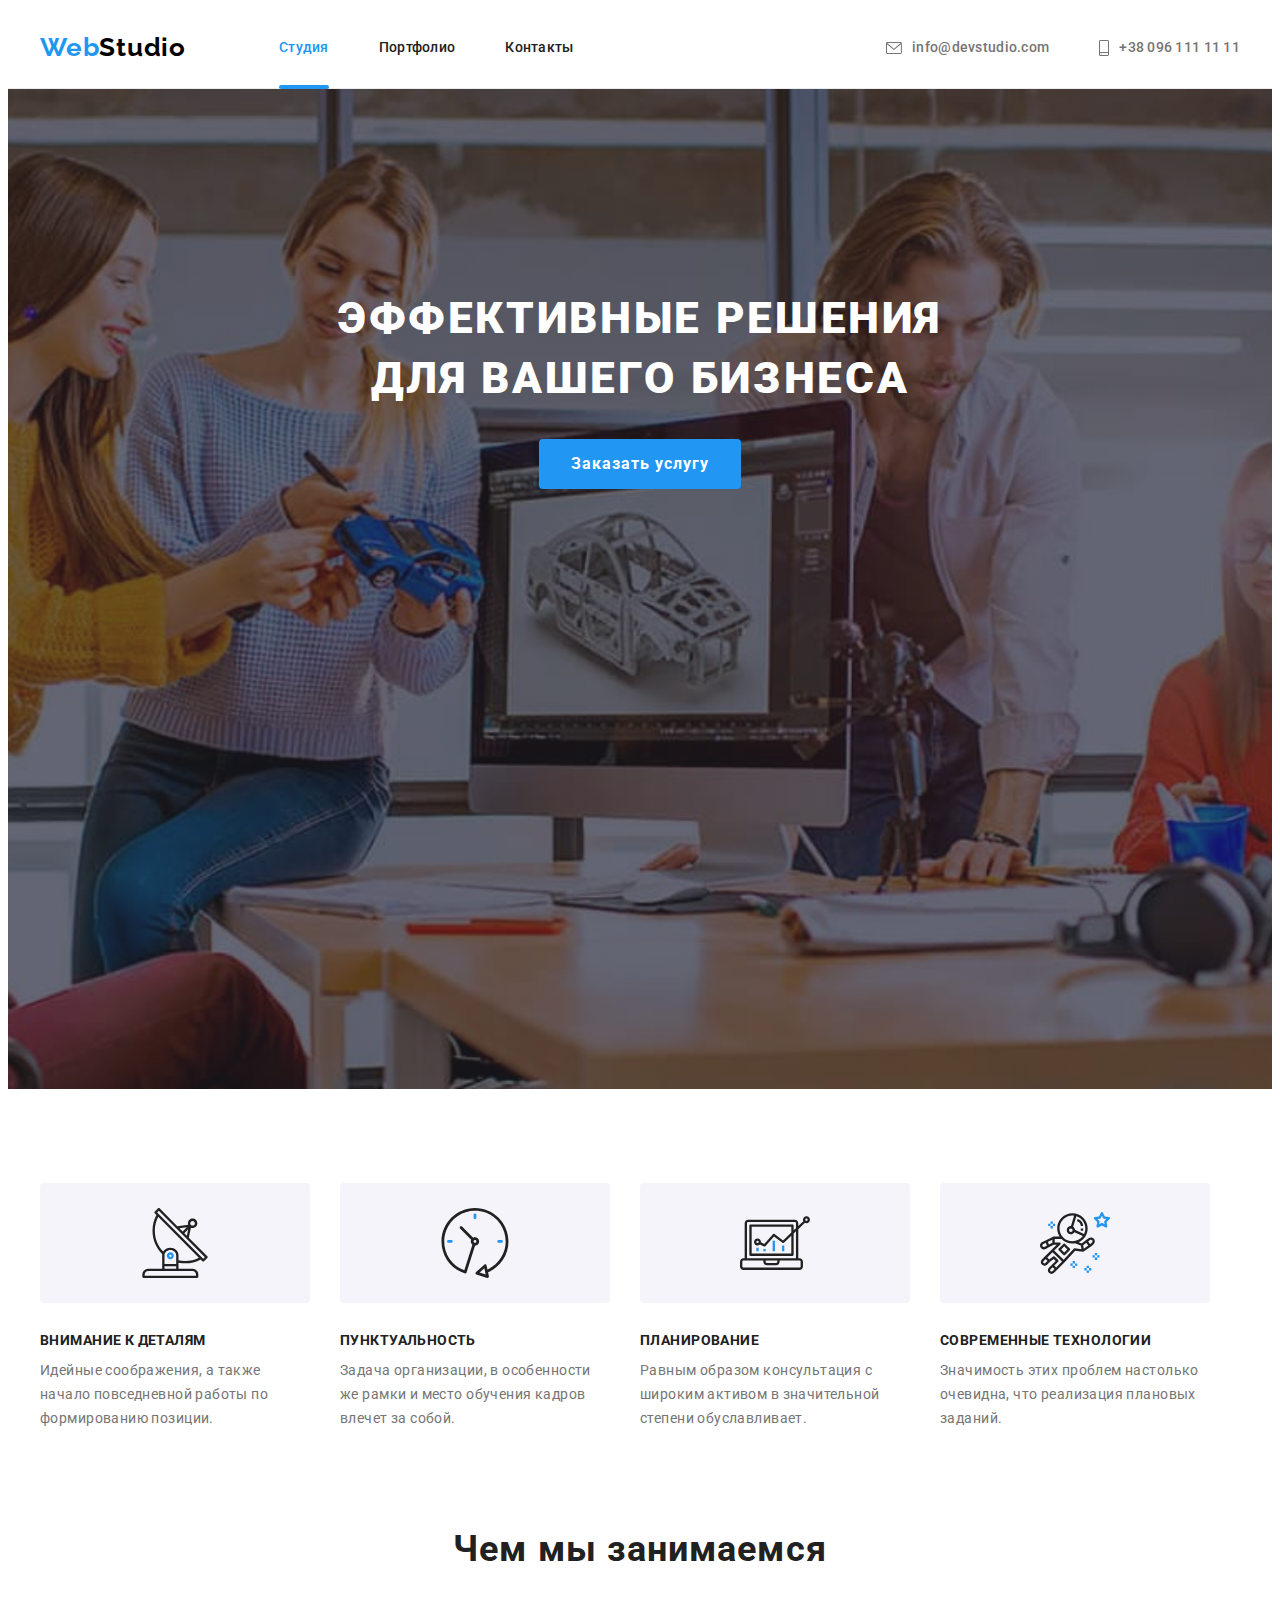
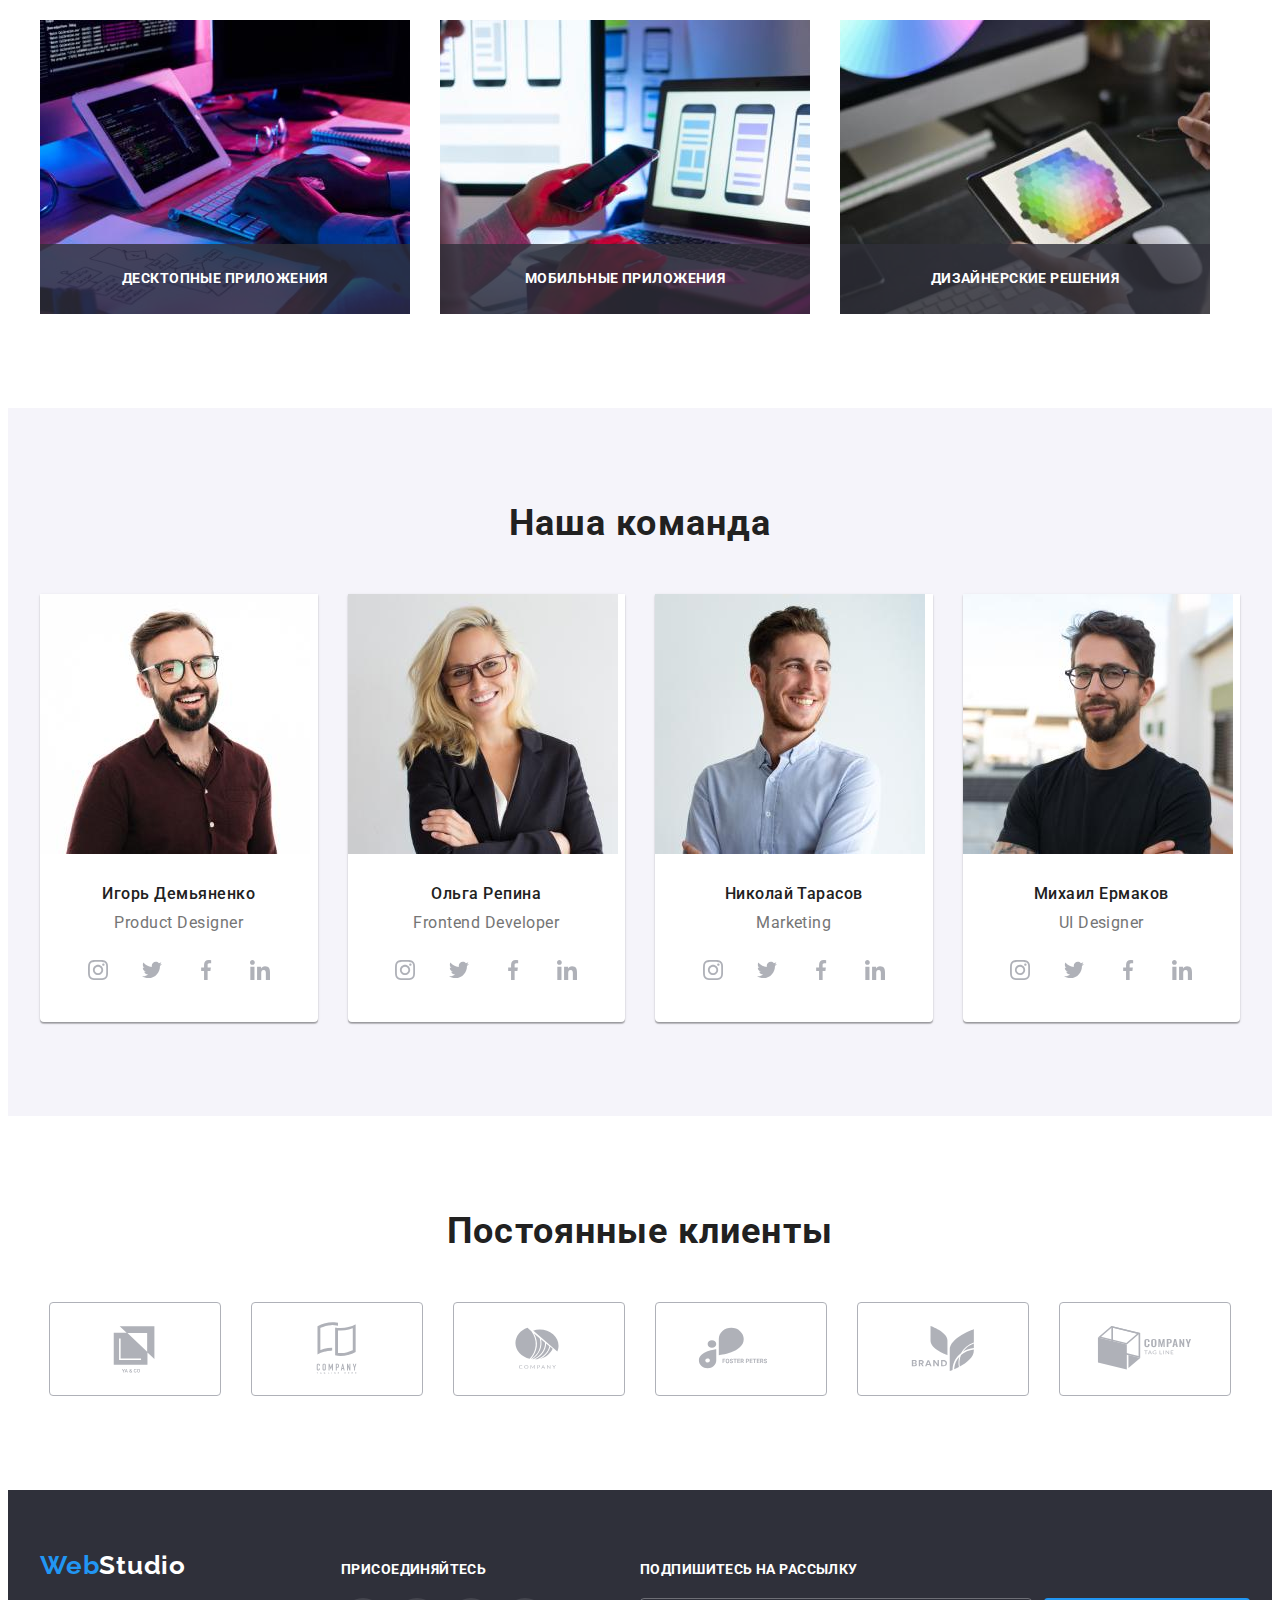
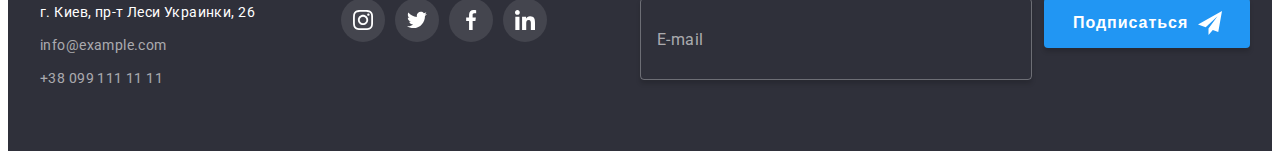
<file: index.html>
<!doctype html>
<html lang="ru">
<head>
    <meta charset="UTF-8">
    <meta http-equiv="X-UA-Compatible" content="IE=edge">
    <meta name="viewport" content="width=device-width, initial-scale=1.0">
    <title>Студия</title>
    <link rel="preconnect" href="https://fonts.googleapis.com">
    <link rel="preconnect" href="https://fonts.gstatic.com" crossorigin>
    <link href="https://fonts.googleapis.com/css2?family=Raleway:wght@700&family=Roboto:wght@400;500;700;900&display=swap"
        rel="stylesheet">
    <link rel="stylesheet" href="https://cdnjs.cloudflare.com/ajax/libs/modern-normalize/1.1.0/modern-normalize.min.css"
        integrity="sha512-wpPYUAdjBVSE4KJnH1VR1HeZfpl1ub8YT/NKx4PuQ5NmX2tKuGu6U/JRp5y+Y8XG2tV+wKQpNHVUX03MfMFn9Q=="
        crossorigin="anonymous" referrerpolicy="no-referrer" />
    <link rel="stylesheet" href="./css/styles.css">
</head>
<body>
    <header class="header">
        <div class="container header-container">
            <nav class="header-nav">
                <a class="link logo" href="./">Web<span class="logo-header">Studio</span></a>
                <ul class="list header-site-nav">
                    <li class="header-item"><a class="link header-link current" href="">Студия</a></li>
                    <li class="header-item"><a class="link header-link" href="./portfolio.html">Портфолио</a></li>
                    <li class="header-item"><a class="link header-link" href="">Контакты</a></li> 
                </ul>
            </nav>
            <ul class="list header-contacts">
                <li class="header-item">
                    <a class="link header-link" href="mailto:info@devstudio.com">
                        <svg class="contacts-icon" width="16" height="12">
                            <use href="./images/icons.svg#envelope"></use>
                        </svg>
                    info@devstudio.com</a></li>
                <li class="header-item">
                    <a class="link header-link" href="tel:+380961111111">
                        <svg class="contacts-icon" width="10" height="16">
                            <use href="./images/icons.svg#smartphone"></use>
                        </svg>
                    +38 096 111 11 11</a></li>       
            </ul>
        </div>
    </header>
    <main>
        <!-- Герой -->
        <section class="hero hero-overlay">
            <div class="hero-container ">
                <h1 class="title">Эффективные решения для вашего бизнеса</h1>
                <button class="button-hero" type="button" data-modal-open>Заказать услугу</button>
            </div>
        </section>
        <!-- Особенности -->
        <section class="section-features">
            <div class="container features-container">
                <h2 class="visually-hidden">Особенности</h2>
                <ul class="list features-list">
                    <li class="features-item">
                        <div class="features-background">
                            <svg class="features-icon" width="70" height="70">
                                <use href="./images/icons.svg#antenna"></use>
                            </svg>
                        </div>
                        <h3 class="title">Внимание к деталям</h3>
                        <p class="text">Идейные соображения, а также начало повседневной работы по формированию позиции.</p>
                    </li>
                    <li class="features-item">
                        <div class="features-background">
                            <svg class="features-icon" width="70" height="70">
                                <use href="./images/icons.svg#clock"></use>
                            </svg>
                        </div>
                        <h3 class="title">Пунктуальность</h3>
                        <p class="text">Задача организации, в особенности же рамки и место обучения кадров влечет за собой.</p>
                    </li>
                    <li class="features-item">
                        <div class="features-background">
                            <svg class="features-icon" width="70" height="70">
                                <use href="./images/icons.svg#diagram"></use>
                            </svg>
                        </div>
                        <h3 class="title">Планирование</h3>
                        <p class="text">Равным образом консультация с широким активом в значительной степени обуславливает.</p>
                    </li>
                    <li class="features-item">
                        <div class="features-background">
                            <svg class="features-icon" width="70" height="70">
                                <use href="./images/icons.svg#astronaut"></use>
                            </svg>
                        </div>
                        <h3 class="title">Современные технологии</h3>
                        <p class="text">Значимость этих проблем настолько очевидна, что реализация плановых заданий.</p>
                    </li>
                </ul>
            </div>
        </section>
        <!-- Чем мы занимаемся -->
        <section class="section-activity">
            <div class="container activity-container">
                <h2 class="section-title">Чем мы занимаемся</h2>
                <ul class="list activity-list">
                    <li class="activity-item">
                        <div class="activity-card">
                            <img 
                                src="./images/activity-img-1.jpg" 
                                alt="человек пишет код"
                                width="370"
                                height="294" 
                            />
                            <div class="background-activity-text">
                                <p class="activity-text">Десктопные приложения</p>
                            </div>
                        </div>
                        
                    </li>
                    <li class="activity-item">
                        <div class="activity-card">
                            <img 
                                src="./images/activity-img-2.jpg" 
                                alt="человек делает дизайн мобильного приложения" 
                                width="370" 
                                height="294" 
                            />
                            <div class="background-activity-text">
                                <p class="activity-text">Мобильные приложения</p>
                            </div>
                        </div>
                    <li class="activity-item">
                        <div class="activity-card">
                            <img 
                                src="./images/activity-img-3.jpg" 
                                alt="человек выбирает цвет на планшете" 
                                width="370" 
                                height="294" 
                            />
                            <div class="background-activity-text">
                                <p class="activity-text">Дизайнерские решения</p>
                            </div>
                        </div>
                    </li>
                </ul>
            </div>
        </section>
        <!-- Наша команда -->
        <section class="section-team">
            <div class="container team-container">
                <h2 class="section-title">Наша команда</h2>
                <ul class="list team-list">
                    <li class="team-item">
                        <img src="./images/team-img-1.jpg" alt="фото Игорь Демьяненко" width="270" height="260"> 
                        <div class="team-item-bottom">
                            <h3 class="title">Игорь Демьяненко</h3>
                            <p class="text" lang="en">Product Designer</p>
                            <ul class="list team-social-list">
                                <li class="team-social-item">
                                    <a class="team-social-link" href="">
                                        <svg class="team-social-icon" width="20" height="20">
                                            <use href="./images/icons.svg#instagram"></use>
                                        </svg>
                                    </a>
                                </li>
                                <li class="team-social-item">
                                    <a class="team-social-link" href="">
                                        <svg class="team-social-icon" width="20" height="20">
                                            <use href="./images/icons.svg#twitter"></use>
                                        </svg>
                                    </a>
                                </li>
                                <li class="team-social-item">
                                    <a class="team-social-link" href="">
                                        <svg class="team-social-icon" width="20" height="20">
                                            <use href="./images/icons.svg#facebook"></use>
                                        </svg>
                                    </a>
                                </li>
                                <li class="team-social-item">
                                    <a class="team-social-link" href="">
                                        <svg class="team-social-icon" width="20" height="20">
                                            <use href="./images/icons.svg#linkedin"></use>
                                        </svg>
                                    </a>
                                </li>
                            </ul>
                        </div>
                    </li>
                    <li class="team-item">
                        <img src="./images/team-img-2.jpg" alt="фото Ольга Репина" width="270" height="260">
                        <div class="team-item-bottom">
                            <h3 class="title">Ольга Репина</h3>
                            <p class="text" lang="en">Frontend Developer</p>
                            <ul class="list team-social-list">
                                <li class="team-social-item">
                                    <a class="team-social-link" href="">
                                        <svg class="team-social-icon" width="20" height="20">
                                            <use href="./images/icons.svg#instagram"></use>
                                        </svg>
                                    </a>
                                </li>
                                <li class="team-social-item">
                                    <a class="team-social-link" href="">
                                        <svg class="team-social-icon" width="20" height="20">
                                            <use href="./images/icons.svg#twitter"></use>
                                        </svg>
                                    </a>
                                </li>
                                <li class="team-social-item">
                                    <a class="team-social-link" href="">
                                        <svg class="team-social-icon" width="20" height="20">
                                            <use href="./images/icons.svg#facebook"></use>
                                        </svg>
                                    </a>
                                </li>
                                <li class="team-social-item">
                                    <a class="team-social-link" href="">
                                        <svg class="team-social-icon" width="20" height="20">
                                            <use href="./images/icons.svg#linkedin"></use>
                                        </svg>
                                    </a>
                                </li>
                            </ul>
                        </div>                        
                    </li>
                    <li class="team-item">
                        <img src="./images/team-img-3.jpg" alt="фото Николай Тарасов" width="270" height="260">
                        <div class="team-item-bottom">
                            <h3 class="title">Николай Тарасов</h3>
                            <p class="text" lang="en">Marketing</p>
                            <ul class="list team-social-list">
                                <li class="team-social-item">
                                    <a class="team-social-link" href="">
                                        <svg class="team-social-icon" width="20" height="20">
                                            <use href="./images/icons.svg#instagram"></use>
                                        </svg>
                                    </a>
                                </li>
                                <li class="team-social-item">
                                    <a class="team-social-link" href="">
                                        <svg class="team-social-icon" width="20" height="20">
                                            <use href="./images/icons.svg#twitter"></use>
                                        </svg>
                                    </a>
                                </li>
                                <li class="team-social-item">
                                    <a class="team-social-link" href="">
                                        <svg class="team-social-icon" width="20" height="20">
                                            <use href="./images/icons.svg#facebook"></use>
                                        </svg>
                                    </a>
                                </li>
                                <li class="team-social-item">
                                    <a class="team-social-link" href="">
                                        <svg class="team-social-icon" width="20" height="20">
                                            <use href="./images/icons.svg#linkedin"></use>
                                        </svg>
                                    </a>
                                </li>
                            </ul>
                        </div>
                    </li>
                    <li class="team-item">
                        <img src="./images/team-img-4.jpg" alt="фото Михаил Ермаков" width="270" height="260">
                        <div class="team-item-bottom">
                            <h3 class="title">Михаил Ермаков</h3>
                            <p class="text" lang="en">UI Designer</p>
                            <ul class="list team-social-list">
                                <li class="team-social-item">
                                    <a class="team-social-link" href="">
                                        <svg class="team-social-icon" width="20" height="20">
                                            <use href="./images/icons.svg#instagram"></use>
                                        </svg>
                                    </a>
                                </li>
                                <li class="team-social-item">
                                    <a class="team-social-link" href="">
                                        <svg class="team-social-icon" width="20" height="20">
                                            <use href="./images/icons.svg#twitter"></use>
                                        </svg>
                                    </a>
                                </li>
                                <li class="team-social-item">
                                    <a class="team-social-link" href="">
                                        <svg class="team-social-icon" width="20" height="20">
                                            <use href="./images/icons.svg#facebook"></use>
                                        </svg>
                                    </a>
                                </li>
                                <li class="team-social-item">
                                    <a class="team-social-link" href="">
                                        <svg class="team-social-icon" width="20" height="20">
                                            <use href="./images/icons.svg#linkedin"></use>
                                        </svg>
                                    </a>
                                </li>
                            </ul>
                        </div>
                    </li>
                </ul>
            </div>
        </section>
    </main>
    <!-- Постоянные клиенты -->
        <section class="section-clients">
            <div class="container clients-container">
                <h2 class="section-title">Постоянные клиенты</h2>
                <ul class="list clients-list">
                    <li class="clients-item">
                        <a class="clients-link" href="">
                            <svg class="clients-icon" width="106" height="60">
                                <use href="./images/icons.svg#Logo-1"></use>
                            </svg>
                        </a>
                    </li>
                    <li class="clients-item">
                        <a class="clients-link" href="">
                            <svg class="clients-icon" width="106" height="60">
                                <use href="./images/icons.svg#Logo-2"></use>
                            </svg>    
                        </a>
                    </li>
                    <li class="clients-item">
                        <a class="clients-link" href="">
                            <svg class="clients-icon" width="106" height="60">
                                <use href="./images/icons.svg#Logo-3"></use>
                            </svg>
                        </a>
                    </li>
                    <li class="clients-item">
                        <a class="clients-link" href="">
                            <svg class="clients-icon" width="106" height="60">
                                <use href="./images/icons.svg#Logo-4"></use>
                            </svg>
                        </a>
                    </li>
                    <li class="clients-item">
                        <a class="clients-link" href="">
                            <svg class="clients-icon" width="106" height="60">
                                <use href="./images/icons.svg#Logo-5"></use>
                            </svg>
                        </a>
                    </li>
                    <li class="clients-item">
                        <a class="clients-link" href="">
                            <svg class="clients-icon" width="106" height="60">
                                <use href="./images/icons.svg#Logo-6"></use>
                            </svg>
                        </a>
                    </li>
                </ul>      
            </div>
        </section>
    <!-- Футер -->
    <footer class="footer">
        <div class="container footer-container">
            <div class="footer-adress">
                <a class="link logo" href="./">Web<span class="logo-footer">Studio</span></a>
                <address>
                    <ul class="list footer-contacts">
                        <li class="footer-contacts-bottom"><a class="link"  href="https://goo.gl/maps/1StMXvGL2Qj9idB2A" target="_blank" rel="noopener noreferrer">г. Киев, пр-т Леси Украинки, 26</a></li>
                        <li class="footer-contacts-bottom"><a class="link contacts" href="mailto:info@example.com">info@example.com</a></li>
                        <li class="footer-contacts-bottom"><a class="link contacts" href="tel:+380991111111">+38 099 111 11 11</a></li>
                    </ul>
                </address>
            </div>
            <div class="footer-social">
                <h3 class="footer-title">Присоединяйтесь</h3>
                <ul class="list footer-social-list">
                    <li class="footer-social-item">
                        <a class="footer-social-link" href="">
                            <svg class="footer-social-icon" width="20" height="20">
                                <use href="./images/icons.svg#instagram"></use>
                            </svg>
                        </a>
                    </li>
                    <li class="footer-social-item">
                        <a class="footer-social-link" href="">
                            <svg class="footer-social-icon" width="20" height="20">
                                <use href="./images/icons.svg#twitter"></use>
                            </svg>
                        </a>
                    </li>
                    <li class="footer-social-item">
                        <a class="footer-social-link" href="">
                            <svg class="footer-social-icon" width="20" height="20">
                                <use href="./images/icons.svg#facebook"></use>
                            </svg>
                        </a>
                    </li>
                    <li class="footer-social-item">
                        <a class="footer-social-link" href="">
                            <svg class="footer-social-icon" width="20" height="20">
                                <use href="./images/icons.svg#linkedin"></use>
                            </svg>
                        </a>
                    </li>
                </ul>
            </div>
            <div class="footer-subscription">
                <h3 class="footer-title">Подпишитесь на рассылку</h3>
                <form action="#" class="footer-form">
                    <div class="footer-subscription-form">
                        <div class="footer-field">
                            <input class="footer-form-input" 
                                type="email" 
                                name="user-email"
                                placeholder="E-mail"
                                required>
                        </div>
                        <div class="footer-button">
                            <button class="button-footer-submit" type="submit">Подписаться 
                                <svg class="button-footer-icon" width="24" height="24">
                                    <use href="./images/icons.svg#telegram"></use>
                                </svg>
                            </button>
                        </div>
                    </div>
                </form>
                
            </div>
        </div>
    </footer>

    <div class="backdrop is-hidden" data-modal>
        <div class="modal">
            <button class="modal-button-close" type="button" data-modal-close>
                <svg class="modal-close-icon" width="18" height="18">
                    <use href="./images/icons.svg#close"></use>
                </svg>
            </button>
            <p class="modal-title">Оставьте свои данные, мы вам перезвоним</p>
            <form action="#" class="modal-form">
                <div class="modal-field-input">
                    <div class="modal-field">
                        <label class="modal-form-input-text" for="user-name">Имя</label>
                        <div class="input-wrap">
                            <input class="modal-form-input" 
                                type="text" 
                                id="user-name"
                                name="user-name" 
                                required 
                                minlength="2">
                            <svg class="modal-icon" width="18" height="18">
                                <use href="./images/icons.svg#person"></use>
                            </svg>
                        </div>
                    </div>
                    <div class="modal-field">                
                        <label class="modal-form-input-text" for="user-tel">Телефон</label>
                        <div class="input-wrap">
                            <input class="modal-form-input" 
                                type="tel" 
                                id="user-tel"
                                name="user-tel" 
                                required>
                            <svg class="modal-icon" width="18" height="18">
                                <use href="./images/icons.svg#phone"></use>
                            </svg>
                        </div>
                    </div>
                    <div class="modal-field">
                        <label class="modal-form-input-text" for="user-email">Почта</label>
                        <div class="input-wrap">
                            <input class="modal-form-input" 
                                type="email" 
                                id="user-email"
                                name="user-email">
                            <svg class="modal-icon" width="18" height="18">
                                <use href="./images/icons.svg#email"></use>
                            </svg>
                        </div>
                    </div>
                    <div class="modal-field">
                        <label class="modal-form-input-text" for="user-comments">Комментарий</label>
                        <textarea class="modal-form-comments" 
                            name="user-comments" 
                            id="user-comments" 
                            placeholder="Введите текст"
                        ></textarea>
                    </div>
                </div>
                <div class="modal-field-lisense">
                    <input class="modal-form-license visually-hidden" 
                        type="checkbox" 
                        id="user-license-agreement" 
                        name="user-license-agreement">
                    <label class="modal-form-license-text"
                        for="user-license-agreement">
                        <span class="license-agreement-item">
                            <svg class="check-mark-icon" width="11" height="8">
                                <use href="./images/icons.svg#check-mark"></use>
                            </svg>
                        </span>
                        Соглашаюсь с рассылкой и принимаю&nbsp;
                        <span>
                            <a class="license-agreement-link" href="">Условия договора</a>
                        </span> 
                    </label>
                </div>
                <button class="button-modal-submit" type="submit">Отправить</button>
            </form>
        </div>
    </div>
    <script src="./js/modal.js"></script>
</body>
</html>
</file>
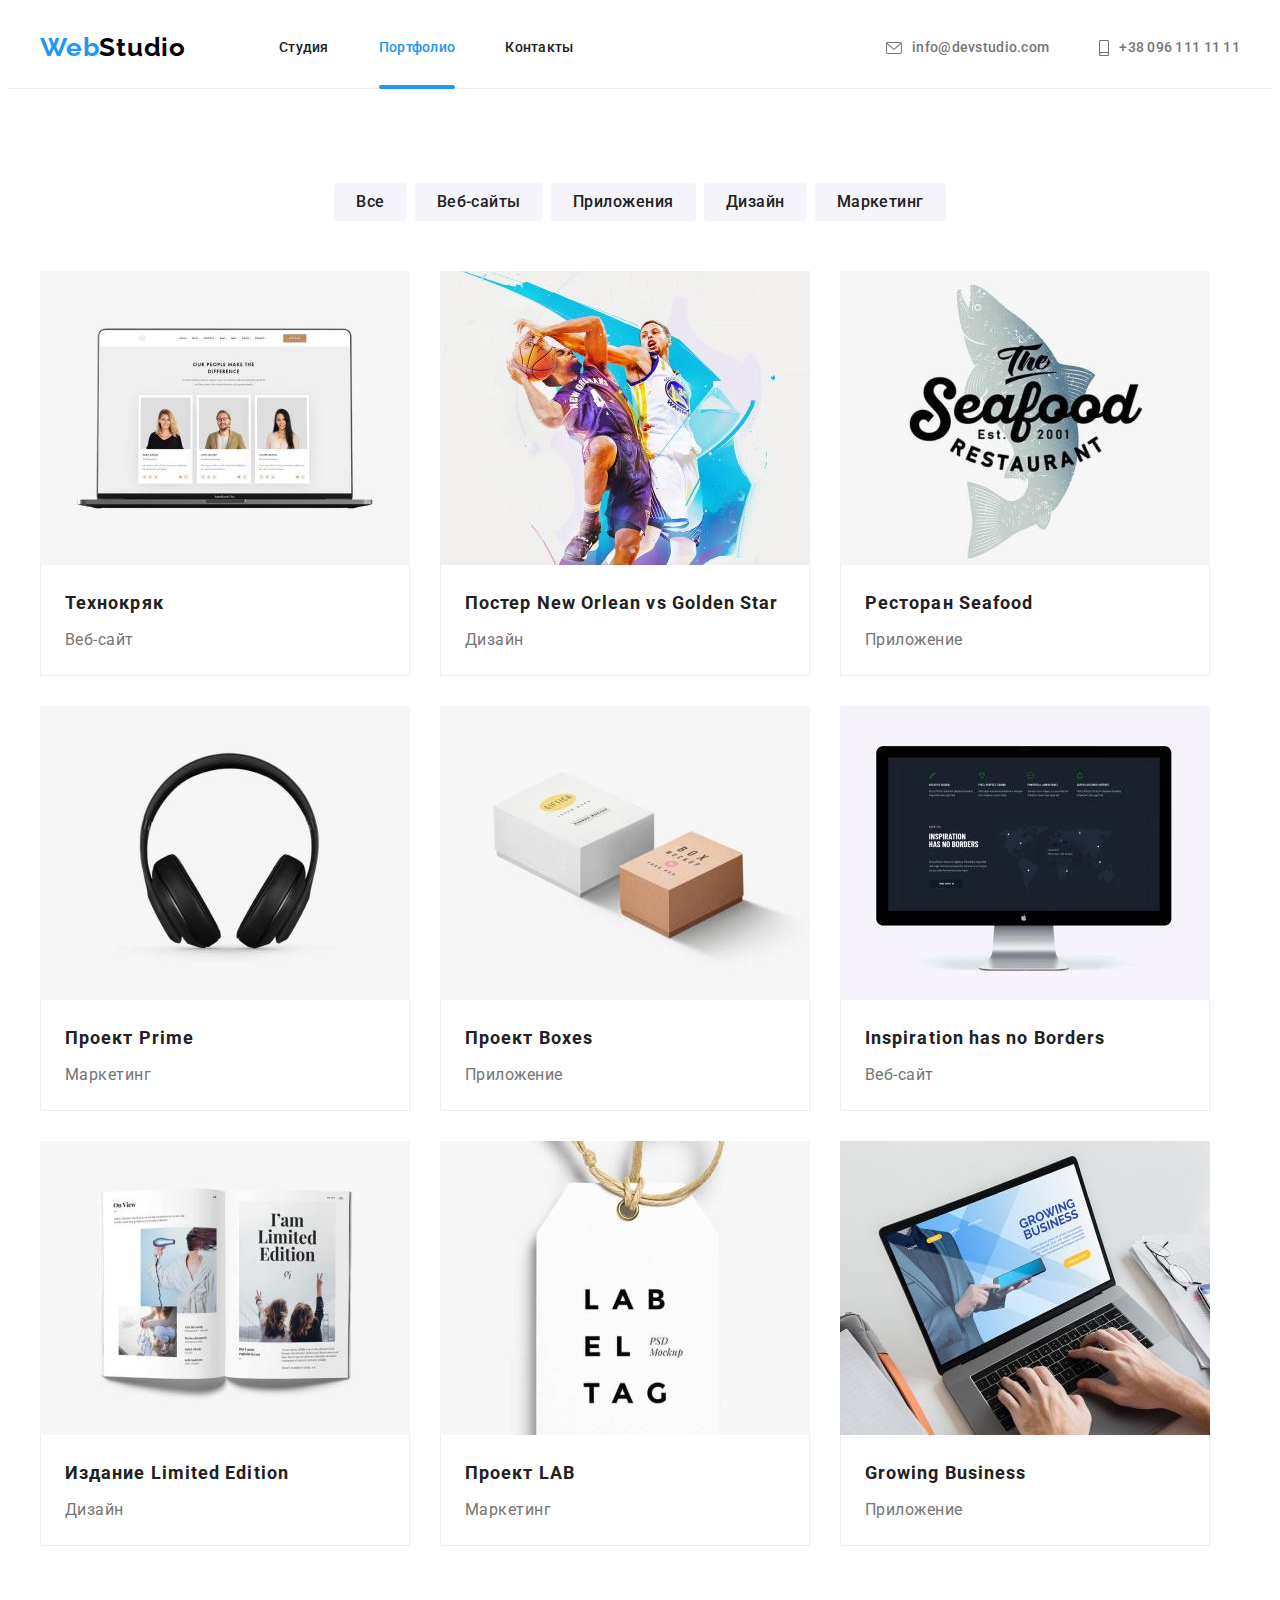
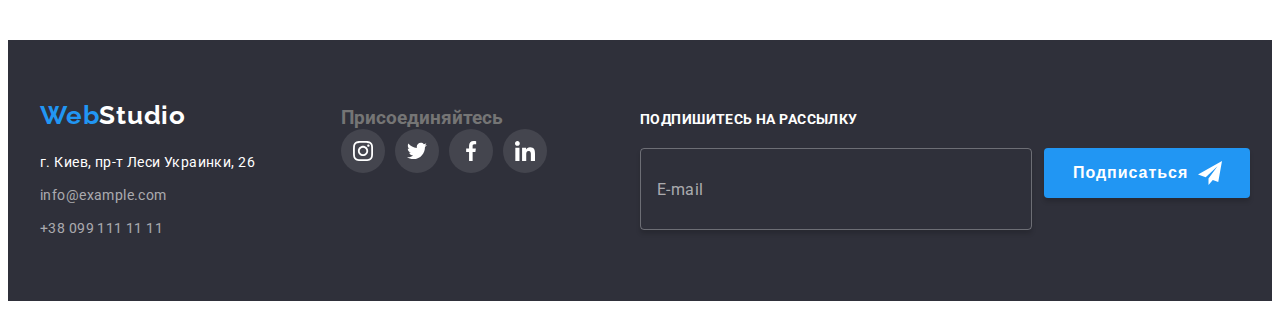
<file: portfolio.html>
<!doctype html>
<html lang="ru">

<head>
    <meta charset="UTF-8">
    <meta http-equiv="X-UA-Compatible" content="IE=edge">
    <meta name="viewport" content="width=device-width, initial-scale=1.0">
    <title>Портфолио</title>
    <link rel="preconnect" href="https://fonts.googleapis.com">
    <link rel="preconnect" href="https://fonts.gstatic.com" crossorigin>
    <link
        href="https://fonts.googleapis.com/css2?family=Raleway:wght@700&family=Roboto:wght@400;500;700;900&display=swap"
        rel="stylesheet">
    <link rel="stylesheet" href="https://cdnjs.cloudflare.com/ajax/libs/modern-normalize/1.1.0/modern-normalize.min.css"
        integrity="sha512-wpPYUAdjBVSE4KJnH1VR1HeZfpl1ub8YT/NKx4PuQ5NmX2tKuGu6U/JRp5y+Y8XG2tV+wKQpNHVUX03MfMFn9Q=="
        crossorigin="anonymous" referrerpolicy="no-referrer" />
    <link rel="stylesheet" href="./css/styles.css">
</head>

<body>
    <header class="header">
        <div class="container header-container">
            <nav class="header-nav">
                <a class="link logo" href="./">Web<span class="logo-header">Studio</span></a>
                <ul class="list header-site-nav">
                    <li class="header-item"><a class="link header-link" href="./index.html">Студия</a></li>
                    <li class="header-item"><a class="link header-link current" href="">Портфолио</a></li>
                    <li class="header-item"><a class="link header-link" href="">Контакты</a></li>
                </ul>
            </nav>
            <ul class="list header-contacts">
                <li class="header-item">
                    <a class="link header-link" href="mailto:info@devstudio.com">
                        <svg class="contacts-icon" width="16" height="12">
                            <use href="./images/icons.svg#envelope"></use>
                        </svg>
                        info@devstudio.com</a>
                </li>
                <li class="header-item">
                    <a class="link header-link" href="tel:+380961111111">
                        <svg class="contacts-icon" width="10" height="16">
                            <use href="./images/icons.svg#smartphone"></use>
                        </svg>
                        +38 096 111 11 11</a>
                </li>
            </ul>
        </div>
    </header>
    <main>
        <!-- Наши работы -->
        <section class="section-works">
            <div class="container works-container">
                <h1 class="visually-hidden" >Наши работы</h1>
                <ul class="list list-btn-works">
                    <li class="button-works-item"><button class="button-works" type="button">Все</button></li>
                    <li class="button-works-item"><button class="button-works" type="button">Веб-сайты</button></li>
                    <li class="button-works-item"><button class="button-works" type="button">Приложения</button></li>
                    <li class="button-works-item"><button class="button-works" type="button">Дизайн</button></li>
                    <li class="button-works-item"><button class="button-works" type="button">Маркетинг</button></li>
                </ul>
                <ul class="list list-works">
                    <li class="cards-works-item">
                        <a class="link link-works" href="">
                            <div class="cards-works-box">
                                <img src="./images/works-img-1.jpg" alt="открытый ноутбук" width="370" height="294">
                                <p class="cards-works-top-text">Технокряк это современная площадка распространения коронавируса. Компании используют эту платформу для цифрового шпионажа и атак на защищённые сервера конкурентов.</p>
                            </div>
                            <div class="cards-works-text">
                                <h2 class="title-works">Технокряк</h2>
                                <p class="text-works">Веб-сайт</p>
                            </div>
                        </a>
                    </li>
                    <li class="cards-works-item">
                        <a class="link link-works" href="">
                            <div class="cards-works-box">
                                <img src="./images/works-img-2.jpg" alt="два человека играют в баскетбол" width="370" height="294">
                                <p class="cards-works-top-text">Технокряк это современная площадка распространения коронавируса. Компании используют эту платформу для цифрового шпионажа и атак на защищённые сервера конкурентов.</p>
                            </div>
                            <div class="cards-works-text">
                                <h2 class="title-works">Постер New Orlean vs Golden Star</h2>
                                <p class="text-works">Дизайн</p>
                            </div>
                        </a>
                    </li>
                    <li class="cards-works-item">
                        <a class="link link-works" href="">
                            <div class="cards-works-box">
                                <img src="./images/works-img-3.jpg" alt="логотип ресторана на фоне рыбы" width="370" height="294">
                                <p class="cards-works-top-text">Технокряк это современная площадка распространения коронавируса. Компании используют эту платформу для цифрового шпионажа и атак на защищённые сервера конкурентов.</p>
                            </div>
                            <div class="cards-works-text">
                                <h2 class="title-works">Ресторан Seafood</h2>
                                <p class="text-works">Приложение</p>
                            </div>
                        </a>
                    </li>
                    <li class="cards-works-item">
                        <a class="link link-works" href="">
                            <div class="cards-works-box">
                                <img src="./images/works-img-4.jpg" alt="наушники" width="370" height="294">
                                <p class="cards-works-top-text">Технокряк это современная площадка распространения коронавируса. Компании используют эту платформу для цифрового шпионажа и атак на защищённые сервера конкурентов.</p>
                            </div>
                            <div class="cards-works-text">
                                <h2 class="title-works">Проект Prime</h2>
                                <p class="text-works">Маркетинг</p>
                            </div>
                        </a>
                    </li>
                    <li class="cards-works-item">
                        <a class="link link-works" href="">
                            <div class="cards-works-box">
                                <img src="./images/works-img-5.jpg" alt="две коробки" width="370" height="294">
                                <p class="cards-works-top-text">Технокряк это современная площадка распространения коронавируса. Компании используют эту платформу для цифрового шпионажа и атак на защищённые сервера конкурентов.</p>
                            </div>
                            <div class="cards-works-text">
                                <h2 class="title-works">Проект Boxes</h2>
                                <p class="text-works">Приложение</p>
                            </div>
                        </a>
                    </li>
                    <li class="cards-works-item">
                        <a class="link link-works" href="">
                            <div class="cards-works-box">
                                <img src="./images/works-img-6.jpg" alt="монитор" width="370" height="294">
                                <p class="cards-works-top-text">Технокряк это современная площадка распространения коронавируса. Компании используют эту платформу для цифрового шпионажа и атак на защищённые сервера конкурентов.</p>
                            </div>
                            <div class="cards-works-text">
                                <h2 class="title-works" lang="en">Inspiration has no Borders</h2>
                                <p class="text-works">Веб-сайт</p>
                            </div>
                        </a>
                    </li>
                    <li class="cards-works-item">
                        <a class="link link-works" href="">
                            <div class="cards-works-box">
                                <img src="./images/works-img-7.jpg" alt="открытые страницы журнала" width="370" height="294">
                                <p class="cards-works-top-text">Технокряк это современная площадка распространения коронавируса. Компании используют эту платформу для цифрового шпионажа и атак на защищённые сервера конкурентов.</p>
                            </div>
                            <div class="cards-works-text">
                                <h2 class="title-works">Издание Limited Edition</h2>
                                <p class="text-works">Дизайн</p>
                            </div>
                        </a>
                    </li>
                    <li class="cards-works-item">
                        <a class="link link-works" href="">
                            <div class="cards-works-box">
                                <img src="./images/works-img-8.jpg" alt="бирка" width="370" height="294">
                                <p class="cards-works-top-text">Технокряк это современная площадка распространения коронавируса. Компании используют эту платформу для цифрового шпионажа и атак на защищённые сервера конкурентов.</p>
                            </div>
                            <div class="cards-works-text">
                                <h2 class="title-works">Проект LAB</h2>
                                <p class="text-works">Маркетинг</p>
                            </div>
                        </a>
                    </li>
                    <li class="cards-works-item">
                        <a class="link link-works" href="">
                            <div class="cards-works-box">
                                <img src="./images/works-img-9.jpg" alt="руки на клавиатуре ноутбука" width="370" height="294">
                                <p class="cards-works-top-text">Технокряк это современная площадка распространения коронавируса. Компании используют эту платформу для цифрового шпионажа и атак на защищённые сервера конкурентов.</p>
                            </div>
                            <div class="cards-works-text">
                                <h2 class="title-works" lang="en">Growing Business</h2>
                                <p class="text-works">Приложение</p>
                            </div>
                        </a>
                    </li>
                </ul>
            </div>
        </section>
    </main>
    <!-- Футер -->
    <footer class="footer">
        <div class="container footer-container">
            <div class="footer-adress">
                <a class="link logo" href="./">Web<span class="logo-footer">Studio</span></a>
                <address>
                    <ul class="list footer-contacts">
                        <li class="footer-contacts-bottom"><a class="link" href="https://goo.gl/maps/1StMXvGL2Qj9idB2A"
                                target="_blank" rel="noopener noreferrer">г. Киев, пр-т Леси Украинки, 26</a></li>
                        <li class="footer-contacts-bottom"><a class="link contacts"
                                href="mailto:info@example.com">info@example.com</a></li>
                        <li class="footer-contacts-bottom"><a class="link contacts" href="tel:+380991111111">+38 099 111 11
                                11</a></li>
                    </ul>
                </address>
            </div>
            <div class="footer-social">
                <h3 class="footer-social-title">Присоединяйтесь</h3>
                <ul class="list footer-social-list">
                    <li class="footer-social-item">
                        <a class="footer-social-link" href="">
                            <svg class="footer-social-icon" width="20" height="20">
                                <use href="./images/icons.svg#instagram"></use>
                            </svg>
                        </a>
                    </li>
                    <li class="footer-social-item">
                        <a class="footer-social-link" href="">
                            <svg class="footer-social-icon" width="20" height="20">
                                <use href="./images/icons.svg#twitter"></use>
                            </svg>
                        </a>
                    </li>
                    <li class="footer-social-item">
                        <a class="footer-social-link" href="">
                            <svg class="footer-social-icon" width="20" height="20">
                                <use href="./images/icons.svg#facebook"></use>
                            </svg>
                        </a>
                    </li>
                    <li class="footer-social-item">
                        <a class="footer-social-link" href="">
                            <svg class="footer-social-icon" width="20" height="20">
                                <use href="./images/icons.svg#linkedin"></use>
                            </svg>
                        </a>
                    </li>
                </ul>
            </div>
            <div class="footer-subscription">
                <h3 class="footer-title">Подпишитесь на рассылку</h3>
                <form action="#" class="footer-form">
                    <div class="footer-subscription-form">
                        <div class="footer-field">
                            <input class="footer-form-input" type="email" name="user-email" placeholder="E-mail" required>
                        </div>
                        <div class="footer-button">
                            <button class="button-footer-submit" type="submit">Подписаться
                                <svg class="button-footer-icon" width="24" height="24">
                                    <use href="./images/icons.svg#telegram"></use>
                                </svg>
                            </button>
                        </div>
                    </div>
                </form>
            
            </div>
        </div>
    </footer>
</body>

</html>
</file>
<file: css/styles.css>
:root {
  --background-color: #ffffff;
  --second-background-color: #2f303a;
  --third-backgroud-color: #f5f4fa;
  --logo-text-color: #2196f3;
  --logo-text-color-first: #000000;
  --logo-text-color-second: #ffffff;
  --main-title-color: #ffffff;
  --second-title-color: #212121;
  --main-text-color: #757575;
  --second-text-color: rgba(255, 255, 255, 0.6);
  --third-text-color: #ffffff;
  --accent-color: #2196f3;
  --background-btn-color: #2196f3;
  --text-btn-color: #ffffff;
  --header-text-color: #212121;
  --portfolio-btn-text-color: #212121;
  --portfolio-btn-background-color: #f5f4fa;
  --portfolio-btn-accent-text-color: #ffffff;
  --portfolio-btn-accent-background-color: #2196f3;
  --header-border-color: #ececec;
  --portfolio-border-color: #eeeeee;
  --footer-text-color: #ffffff;
}

p,
h1,
h2,
h3,
h4,
h5,
h6 {
  margin: 0;
}
ul {
  margin: 0;
  padding: 0;
}
img {
  display: block;
}

.container {
  width: 1200px;
  padding-left: 15px;
  padding-right: 15px;
  margin: 0 auto;
}

body {
  background-color: var(--background-color);
  font-family: 'Roboto', sans-serif;
  color: var(--main-text-color);
}

/* --------------------General---------------- */
.list {
  list-style: none;
}

.link {
  text-decoration: none;
}

.section-title {
  font-weight: 700;
  font-size: 36px;
  line-height: 1.17;
  text-align: center;
  letter-spacing: 0.03em;
  color: var(--second-title-color);
  margin-bottom: 50px;
}

.visually-hidden {
  position: absolute;
  white-space: nowrap;
  width: 1px;
  height: 1px;
  overflow: hidden;
  border: 0;
  padding: 0;
  clip: rect(0 0 0 0);
  clip-path: inset(50%);
  margin: -1px;
}

/* -----------------------Logo------------------ */
.logo {
  font-family: Raleway;
  font-weight: 700;
  font-size: 26px;
  line-height: 1.19;
  letter-spacing: 0.03em;
  color: var(--logo-text-color);
  display: block;
}

.logo-header {
  color: var(--logo-text-color-first);
  margin-right: 93px;
}

.logo-footer {
  color: var(--logo-text-color-second);
}

/* -------------------------Button-------------- */
.button-hero {
  font-family: inherit;
  font-weight: 700;
  font-size: 16px;
  line-height: 1.88;
  text-align: center;
  letter-spacing: 0.06em;
  color: var(--text-btn-color);
  background-color: var(--background-btn-color);

  min-width: 200px;
  border-radius: 4px;
  border: 0;
  padding: 10px 32px;
  margin: 0;
}

.button-hero:hover,
.button-hero:focus {
  cursor: pointer;
}

.button-works {
  font-family: inherit;
  font-weight: 500;
  font-size: 16px;
  line-height: 1.63;
  text-align: center;
  letter-spacing: 0.03em;
  color: var(--portfolio-btn-text-color);
  background-color: var(--portfolio-btn-background-color);
  transition: color 250ms cubic-bezier(0.4, 0, 0.2, 1),
    backgound-color 250ms cubic-bezier(0.4, 0, 0.2, 1),
    box-shadow 250ms cubic-bezier(0.4, 0, 0.2, 1);

  max-width: 145px;
  border-radius: 4px;
  border: 0;
  padding: 6px 22px;
}

.button-works:hover,
.button-works:focus {
  color: var(--portfolio-btn-accent-text-color);
  background-color: var(--portfolio-btn-accent-background-color);
  box-shadow: 0 4px 4px 0 rgba(0, 0, 0, 0.25);
  cursor: pointer;
}

.button-modal-submit {
  display: block;
  margin: 0 auto;

  font-family: inherit;
  font-weight: 700;
  font-size: 16px;
  line-height: 1.88;
  align-items: center;
  text-align: center;
  letter-spacing: 0.06em;
  color: var(--text-btn-color);
  background-color: var(--background-btn-color);
  box-shadow: 0px 4px 4px rgba(0, 0, 0, 0.15);
  min-width: 200px;
  border-radius: 4px;
  border: 0;
  padding: 10px 55px;
}
.button-modal-submit:hover,
.button-modal-submit:focus {
  cursor: pointer;
}

.button-footer-submit {
  font-weight: 700;
  font-size: 16px;
  line-height: 1.88;
  align-items: center;
  text-align: center;
  letter-spacing: 0.06em;
  color: var(--text-btn-color);
  background-color: var(--background-btn-color);
  box-shadow: 0px 4px 4px rgba(0, 0, 0, 0.15);
  border-radius: 4px;

  min-width: 200px;
  border: 0;
  padding: 10px 28px 10px 29px;
}
.button-footer-submit:hover,
.button-footer-submit:focus {
  cursor: pointer;
}

/*----------------------------INDEX.HTML----------------------*/

/* ---------------------------Header--------------- */

.header {
  border-bottom-width: 1px;
  border-bottom-style: solid;
  border-bottom-color: var(--header-border-color);
}

.header-site-nav {
  display: flex;
}

.header-nav {
  display: flex;
  align-items: center;
}

.header-nav .logo {
  padding-top: 24px;
  padding-bottom: 25px;
}

.header-container {
  display: flex;
  align-items: center;
}

.header-contacts {
  display: flex;
  margin-left: auto;
}

.header-item:not(:last-child) {
  margin-right: 50px;
}

.header-link {
  padding-top: 32px;
  padding-bottom: 32px;
  display: flex;
  align-items: center;
  justify-content: center;
  position: relative;
}

.header-link.current::after {
  content: '';
  width: 100%;
  height: 4px;
  background-color: var(--accent-color);
  border-radius: 2px;
  position: absolute;
  bottom: -1px;
}

.header-site-nav .link {
  font-weight: 500;
  font-size: 14px;
  line-height: 1.14;
  letter-spacing: 0.02em;
  color: var(--header-text-color);
  transition: color 250ms cubic-bezier(0.4, 0, 0.2, 1);
}
.header-site-nav .link:hover,
.header-site-nav .link:focus {
  color: var(--accent-color);
}

.header-site-nav .link.current {
  color: var(--accent-color);
}

.header-contacts .link {
  font-weight: 500;
  font-size: 14px;
  line-height: 1.14;
  letter-spacing: 0.02em;
  color: inherit;
  transition: color 250ms cubic-bezier(0.4, 0, 0.2, 1);
}
.header-contacts .link:hover,
.header-contacts .link:focus {
  color: var(--accent-color);
}

.contacts-icon {
  fill: currentColor;
  margin-right: 10px;
  transition: fill 250ms cubic-bezier(0.4, 0, 0.2, 1);
}
.contacts-icon:hover,
.contacts-icon:focus {
  fill: currentColor;
}

/* ---------------------------Секция Герой------------ */
.hero {
  padding: 200px 0px;
}

.hero-overlay {
  max-width: 1600px;
  height: 600px;
  margin-left: auto;
  margin-right: auto;
  background-color: #c4c4c4;
  background-image: linear-gradient(rgba(47, 48, 58, 0.4), rgba(47, 48, 58, 0.4)),
    url(../images/Background-Img-hero.jpg);
  background-repeat: no-repeat;
  background-position: center;
  background-size: cover;
}

.hero-container {
  justify-content: center;
  text-align: center;
}

.hero .title {
  font-weight: 900;
  font-size: 44px;
  line-height: 1.36;
  text-align: center;
  letter-spacing: 0.06em;
  text-transform: uppercase;
  color: var(--main-title-color);

  width: 696px;
  margin-right: auto;
  margin-left: auto;
  margin-bottom: 30px;
}

/* ---------------------------Секция Особенности-------- */

.section-features {
  padding: 94px 0;
}

.features-list {
  display: flex;
}

.features-item {
  width: 270px;
}

.features-item:not(:last-child) {
  margin-right: 30px;
  min-height: 251px;
}

.features-list .title {
  font-weight: 700;
  font-size: 14px;
  line-height: 1.14;
  letter-spacing: 0.03em;
  text-transform: uppercase;
  color: var(--second-title-color);
  text-align: left;
  margin-bottom: 10px;
}
.features-list .text {
  font-weight: 400;
  font-size: 14px;
  line-height: 1.71;
  letter-spacing: 0.03em;
  text-align: left;
}

.features-background {
  display: flex;
  height: 120px;
  background-color: var(--third-backgroud-color);
  border-radius: 4px;
  align-items: center;
  justify-content: center;
  margin-bottom: 30px;
}

/* ------------------Секция Чем мы занимаемся------------- */

.section-activity {
  padding-bottom: 94px;
}

.activity-list {
  display: flex;
  flex-wrap: wrap;
}

.activity-card {
  position: relative;
}

.activity-item {
  width: 370px;
  margin-right: 30px;
}

.activity-item:nth-child(3n) {
  margin-right: 0;
}

.background-activity-text {
  display: flex;
  width: 100%;
  height: 70px;
  background-color: rgba(47, 48, 58, 0.8);
  align-items: center;
  justify-content: center;
  position: absolute;
  bottom: 0;
}

.activity-text {
  font-weight: 700;
  font-size: 14px;
  line-height: 1.14;
  text-align: center;
  letter-spacing: 0.03em;
  text-transform: uppercase;
  color: var(--third-text-color);
}

/* ------------------------Секция Наша команда------------ */

.section-team {
  background-color: var(--third-backgroud-color);
  padding: 94px 0;
}

.team-list {
  display: flex;
  flex-wrap: wrap;
  margin-left: -30px;
  margin-bottom: -30px;
}

.team-item {
  width: 270px;
  flex-basis: calc((100% - 4 * 30px) / 4);
  margin-left: 30px;
  margin-bottom: 30px;
  border-bottom-right-radius: 4px;
  border-bottom-left-radius: 4px;
  background-color: #ffffff;
  box-shadow: 0 2px 1px 0 rgba(0, 0, 0, 0.2), 0 1px 1px 0 rgba(0, 0, 0, 0.14),
    0 1px 3px 0 rgba(0, 0, 0, 0.12);
}

.team-item-bottom {
  padding-top: 30px;
  padding-bottom: 30px;
}

.team-list .title {
  font-weight: 500;
  font-size: 16px;
  line-height: 1.19;
  text-align: center;
  letter-spacing: 0.03em;
  margin-bottom: 10px;
  color: var(--second-title-color);
}
.team-list .text {
  font-weight: 400;
  font-size: 16px;
  line-height: 1.19;
  text-align: center;
  letter-spacing: 0.03em;
  margin-bottom: 16px;
}

.team-social-list {
  display: flex;
  justify-content: center;
}

.team-social-item {
  width: 44px;
  height: 44px;
}

.team-social-item:not(:last-child) {
  margin-right: 10px;
}

.team-social-link {
  width: 100%;
  height: 100%;
  background-color: #ffffff;
  display: flex;
  border-radius: 50%;
  align-items: center;
  justify-content: center;
  transition: background-color 250ms cubic-bezier(0.4, 0, 0.2, 1);
}

.team-social-icon {
  fill: #afb1b8;
  transition: fill 250ms cubic-bezier(0.4, 0, 0.2, 1);
}

.team-social-link:hover,
.team-social-link:focus {
  background-color: var(--accent-color);
}

.team-social-link:hover .team-social-icon,
.team-social-link:focus .team-social-icon {
  fill: #ffffff;
}

/* ------------------------Секция Постоянные клиенты------------ */
.section-clients {
  padding: 94px 0;
}

.clients-list {
  display: flex;
  justify-content: center;
}

.clients-item {
  display: block;
  width: 170px;
  height: 92px;
  border: 1px solid #afb1b8;
  border-radius: 4px;
  align-items: center;
  justify-content: center;
  transition: border 250ms cubic-bezier(0.4, 0, 0.2, 1);
}

.clients-item:hover,
.clients-item:focus {
  border: 1px solid var(--accent-color);
}

.clients-item:not(:last-child) {
  margin-right: 30px;
}

.clients-link {
  width: 100%;
  height: 100%;
  display: flex;
  align-items: center;
  justify-content: center;
}

.clients-icon {
  fill: #afb1b8;
  transition: fill 250ms cubic-bezier(0.4, 0, 0.2, 1);
}

.clients-link:hover .clients-icon,
.clients-link:focus .clients-icon {
  fill: var(--accent-color);
}

/* ---------------------------Футер------------------------------- */
.footer {
  background-color: var(--second-background-color);
  padding: 60px 0;
}

.footer-container {
  display: flex;
  align-items: baseline;
}

.footer-adress {
  margin-right: 70px;
}

.footer-adress .logo {
  margin-bottom: 20px;
}

.footer-contacts {
  width: 231px;
  margin-right: auto;
}

.footer-contacts-bottom:not(:last-child) {
  margin-bottom: 9px;
}

.footer-contacts .link {
  font-style: normal;
  font-weight: 400;
  font-size: 14px;
  line-height: 1.71;
  letter-spacing: 0.03em;
  color: #ffffff;
  transition: color 250ms cubic-bezier(0.4, 0, 0.2, 1);
}
.footer-contacts .link:hover,
.footer-contacts .link:focus {
  color: var(--accent-color);
}
.footer-contacts .contacts {
  font-style: normal;
  font-weight: 400;
  font-size: 14px;
  line-height: 1.71;
  letter-spacing: 0.03em;
  color: var(--second-text-color);
  transition: color 250ms cubic-bezier(0.4, 0, 0.2, 1);
}
.footer-contacts .contacts:hover,
.footer-contacts .contacts:focus {
  color: var(--accent-color);
}

.footer-title {
  font-weight: 700;
  font-size: 14px;
  line-height: 1.14;
  letter-spacing: 0.03em;
  text-transform: uppercase;
  text-align: left;
  color: var(--footer-text-color);
  margin-bottom: 20px;
}

.footer-social {
  width: 206px;
  height: 80px;
}

.footer-social-list {
  display: flex;
  justify-content: center;
}

.footer-social-item {
  width: 44px;
  height: 44px;
}

.footer-social-item:not(:last-child) {
  margin-right: 10px;
}

.footer-social-link {
  width: 100%;
  height: 100%;
  background-color: rgba(255, 255, 255, 0.1);
  display: flex;
  border-radius: 50%;
  align-items: center;
  justify-content: center;
  transition: background-color 250ms cubic-bezier(0.4, 0, 0.2, 1);
}

.footer-social-icon {
  fill: #ffffff;
  transition: fill 250ms cubic-bezier(0.4, 0, 0.2, 1);
}

.footer-social-link:hover,
.footer-social-link:focus {
  background-color: var(--accent-color);
}

.footer-social-link:hover .team-social-icon,
.footer-social-link:focus .team-social-icon {
  fill: #ffffff;
}

.footer-subscription {
  margin-left: 93px;
}

.footer-subscription-form {
  display: flex;
  justify-content: flex-end;
}

.footer-form-input {
  width: 358px;
  height: 50px;
  border: 1px solid rgba(255, 255, 255, 0.3);
  box-shadow: 0px 4px 4px rgba(0, 0, 0, 0.15);
  border-radius: 4px;
  background-color: transparent;
  outline: none;
  padding: 15px 16px;
  font-family: inherit;
  font-weight: 400;
  font-size: 16px;
  line-height: 1.25;
  align-items: center;
  letter-spacing: 0.03em;
  color: var(--footer-text-color);
}
.footer-form-input::placeholder {
  font-weight: 400;
  font-size: 16px;
  line-height: 1.25;
  align-items: center;
  letter-spacing: 0.03em;
  color: rgba(255, 255, 255, 0.6);
}
.footer-form-input:-webkit-autofill {
  -webkit-background-clip: text !important;
  -webkit-text-fill-color: var(--footer-text-color) !important;
  background: transparent;
}

.footer-button {
  margin-left: 12px;
}

.button-footer-submit {
  display: flex;
  align-items: center;
  justify-content: center;
}

.button-footer-icon {
  margin-left: 10px;
}

/* ----------------------Модальное окно------------------------*/

.backdrop {
  width: 100vw;
  height: 100vh;
  background-color: rgba(0, 0, 0, 0.2);
  position: fixed;
  top: 0;
  transition: opacity 1000ms cubic-bezier(0.4, 0, 0.2, 1),
    visibility 1000ms cubic-bezier(0.4, 0, 0.2, 1);
}

.backdrop.is-hidden .modal {
  transform: scale(2) rotate(270deg) translateX(800px);
  transition: transform 1000ms cubic-bezier(0.4, 0, 0.2, 1);
}

.modal {
  width: 528px;
  min-height: 581px;
  background-color: var(--background-color);
  border-radius: 4px;
  box-shadow: 0 1px 3px rgba(0, 0, 0, 0.12), 0 1px 1px rgba(0, 0, 0, 0.14),
    0 2px 1px rgba(0, 0, 0, 0.2);
  position: absolute;
  top: 50%;
  left: 50%;
  padding: 40px;
  transform: scale(1) rotate(0);
  transform: translate(-50%, -50%);
  transition: transform 1000ms cubic-bezier(0.4, 0, 0.2, 1);
}

.modal-button-close {
  width: 30px;
  height: 30px;
  background-color: transparent;
  border: 1px solid rgba(0, 0, 0, 0.1);
  border-radius: 50%;
  position: absolute;
  top: 8px;
  right: 8px;
  display: flex;
  align-items: center;
  justify-content: center;
}

.modal-close-icon {
  transition: fill 250ms cubic-bezier(0.4, 0, 0.2, 1);
}
.modal-close-icon:hover,
.modal-close-icon:focus {
  fill: var(--accent-color);
  cursor: pointer;
}

.is-hidden {
  visibility: hidden;
  opacity: 0;
  pointer-events: none;
}

.modal-title {
  font-weight: 700;
  font-size: 20px;
  line-height: 1.15;
  text-align: center;
  letter-spacing: 0.03em;
  color: var(--second-title-color);
  margin-bottom: 12px;
}

.modal-field-input {
  height: auto;
}

.modal-field:not(:last-child) {
  margin-bottom: 10px;
}

.modal-field-lisense {
  margin-top: 20px;
  margin-bottom: 30px;
}

.input-wrap {
  position: relative;
}

.modal-icon {
  position: absolute;
  left: 12px;
  top: 50%;
  transform: translateY(-50%);
  transition: fill 250ms cubic-bezier(0.4, 0, 0.2, 1);
}

.modal-form-input {
  font-family: inherit;
  font-weight: 400;
  font-size: 12px;
  line-height: 1.17;
  letter-spacing: 0.01em;
  width: 100%;
  height: 40px;
  color: inherit;
  border: 1px solid rgba(33, 33, 33, 0.2);
  border-radius: 4px;
  padding-left: 42px;
  padding-right: 15px;
  outline: none;
  transition: border-color 250ms cubic-bezier(0.4, 0, 0.2, 1);
}

.modal-form-input:-webkit-autofill {
  -webkit-background-clip: text !important;
  -webkit-text-fill-color: var(--main-text-color) !important;
  background: transparent;
}
.modal-form-input:focus {
  border-color: var(--accent-color);
}
.modal-form-input:focus + .modal-icon {
  fill: var(--accent-color);
}

.modal-form-comments {
  font-family: inherit;
  font-weight: 400;
  font-size: 12px;
  line-height: 1.17;
  letter-spacing: 0.01em;
  color: inherit;
  width: 100%;
  height: 120px;
  border: 1px solid rgba(33, 33, 33, 0.2);
  border-radius: 4px;
  outline: none;
  resize: none;
  padding: 12px 16px;
  margin-bottom: -4px;
}
.modal-form-comments::placeholder {
  font-weight: 400;
  font-size: 12px;
  line-height: 1.17;
  letter-spacing: 0.01em;
  color: rgba(117, 117, 117, 0.5);
}
.modal-form-comments:focus {
  border-color: var(--accent-color);
}

.modal-form-input-text {
  font-weight: 400;
  font-size: 12px;
  line-height: 1.17;
  letter-spacing: 0.01em;
  margin-bottom: 4px;
  display: block;
}

.modal-field-lisense {
  display: flex;
}

.license-agreement-item {
  width: 16px;
  height: 15px;
  border: 2px solid #000000;
  border-radius: 2px;
  margin-right: 8px;
  display: flex;
  align-items: center;
  justify-content: center;
}

.check-mark-icon {
  fill: #ffffff;
}

.modal-form-license:checked + .modal-form-license-text .license-agreement-item {
  background-color: var(--accent-color);
  border: none;
}

.modal-form-license-text {
  font-weight: 400;
  font-size: 14px;
  line-height: 1.17;
  letter-spacing: 0.03em;
  display: flex;
}

.license-agreement-link {
  color: var(--accent-color);
}

/*------------------------------PORTFOLIO.HTML-----------------*/

.section-works {
  padding: 94px 0;
}

.list-btn-works {
  display: flex;
  justify-content: center;
  min-width: 611px;
  margin-bottom: 50px;
}

.button-works-item:not(:last-child) {
  margin-right: 8px;
}

.list-works {
  display: flex;
  flex-wrap: wrap;
  margin-left: -30px;
  margin-bottom: -30px;
}

.cards-works-item {
  width: 370px;
  flex-basis: calc((100% - 9 * 30px) / 9);
  margin-left: 30px;
  margin-bottom: 30px;
  transition: box-shadow 250ms cubic-bezier(0.4, 0, 0.2, 1);
}

.cards-works-item:hover,
.cards-works-item:focus {
  box-shadow: 0 4px 4px 0 rgba(0, 0, 0, 0.25);
}
.cards-works-item:hover .cards-works-top-text,
.cards-works-item:focus .cards-works-top-text {
  transform: translate(0);
}

.cards-works-text {
  padding: 20px 24px;
  border-width: 0 1px 1px 1px;
  border-style: solid;
  border-color: var(--portfolio-border-color);
}

.title-works {
  font-weight: 700;
  font-size: 18px;
  line-height: 2;
  letter-spacing: 0.06em;
  color: var(--second-title-color);
  margin-bottom: 4px;
}

.list-works .link-works {
  font-weight: 400;
  font-size: 16px;
  line-height: 1.88;
  letter-spacing: 0.03em;
  color: inherit;
}

.cards-works-box {
  position: relative;
  overflow: hidden;
}

.cards-works-top-text {
  font-weight: 400;
  font-size: 18px;
  line-height: 1.56;
  letter-spacing: 0.03em;
  color: var(--third-text-color);
  padding: 63px 24px;
  background-color: rgba(33, 150, 243, 0.9);

  position: absolute;
  top: 0;
  left: 0;
  overflow: auto;
  height: 100%;
  transform: translateY(100%);
  transition: transform 250ms cubic-bezier(0.4, 0, 0.2, 1);
}
</file>
